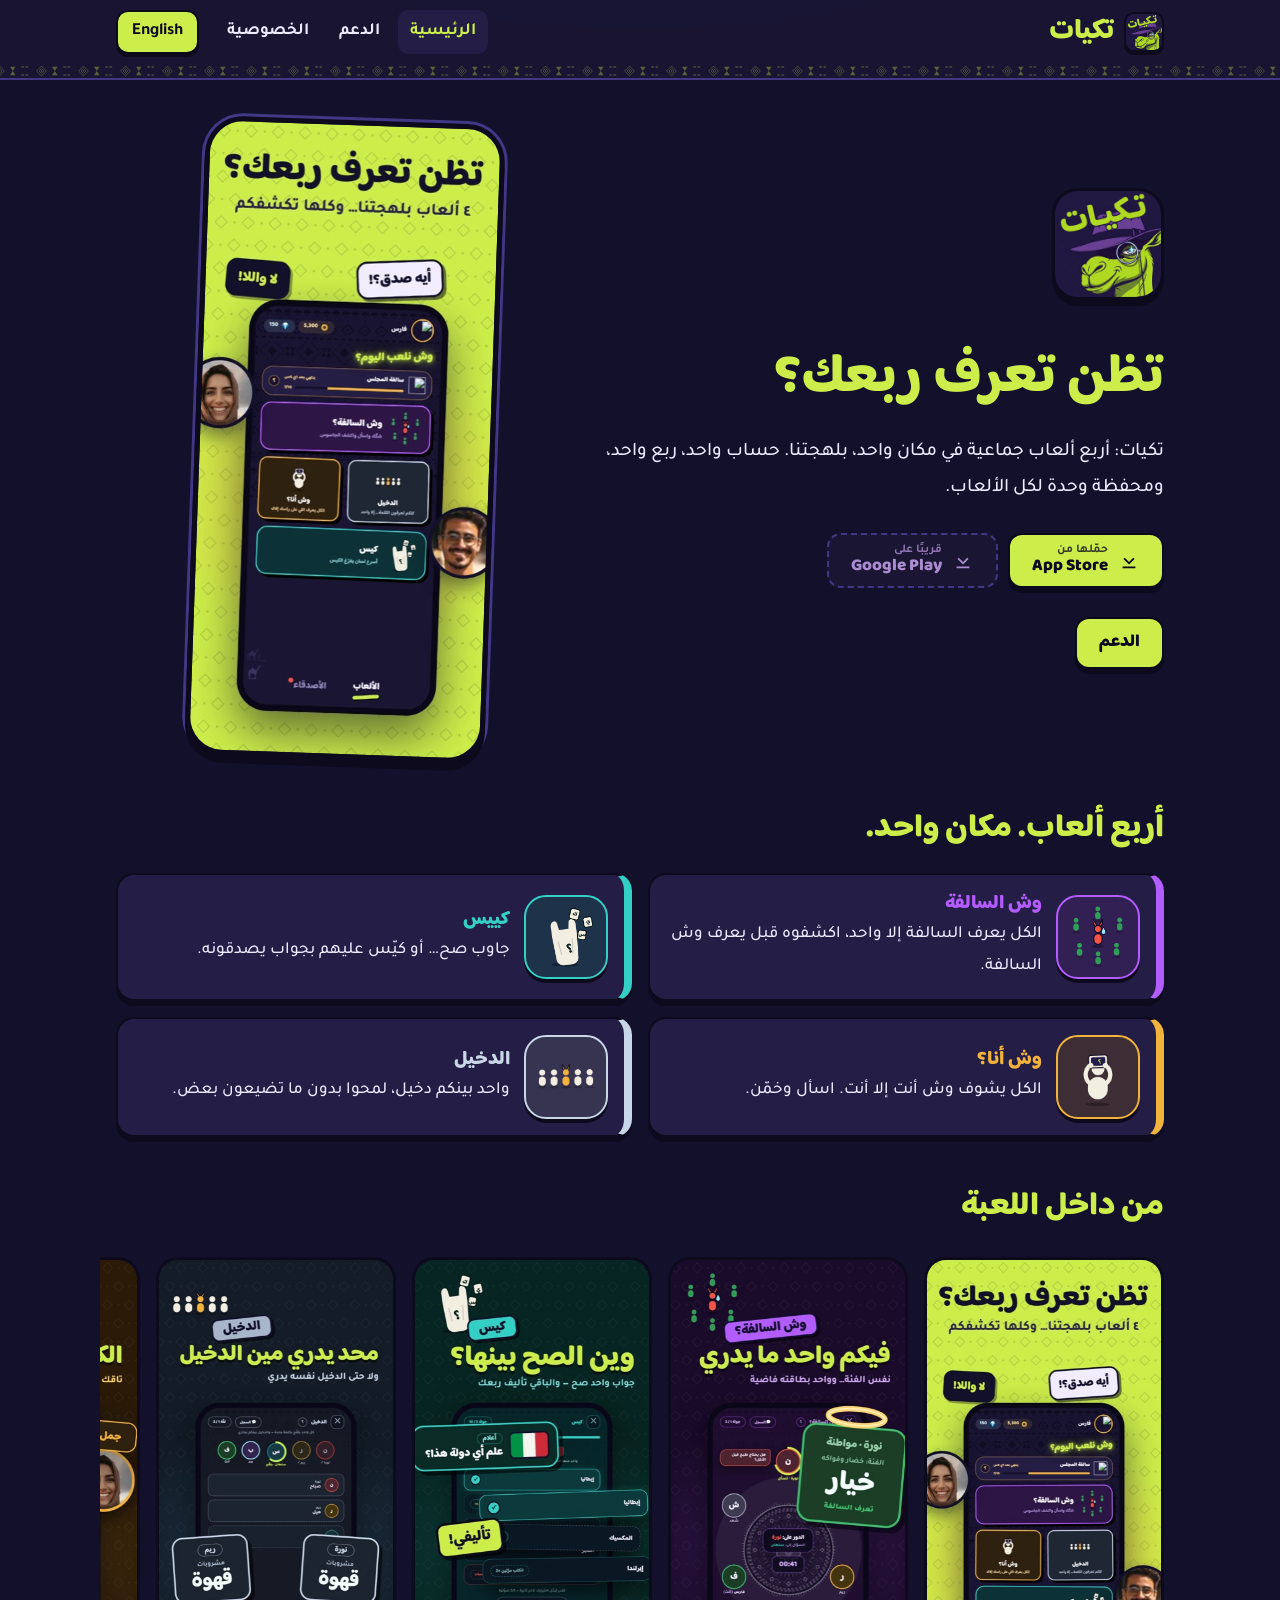
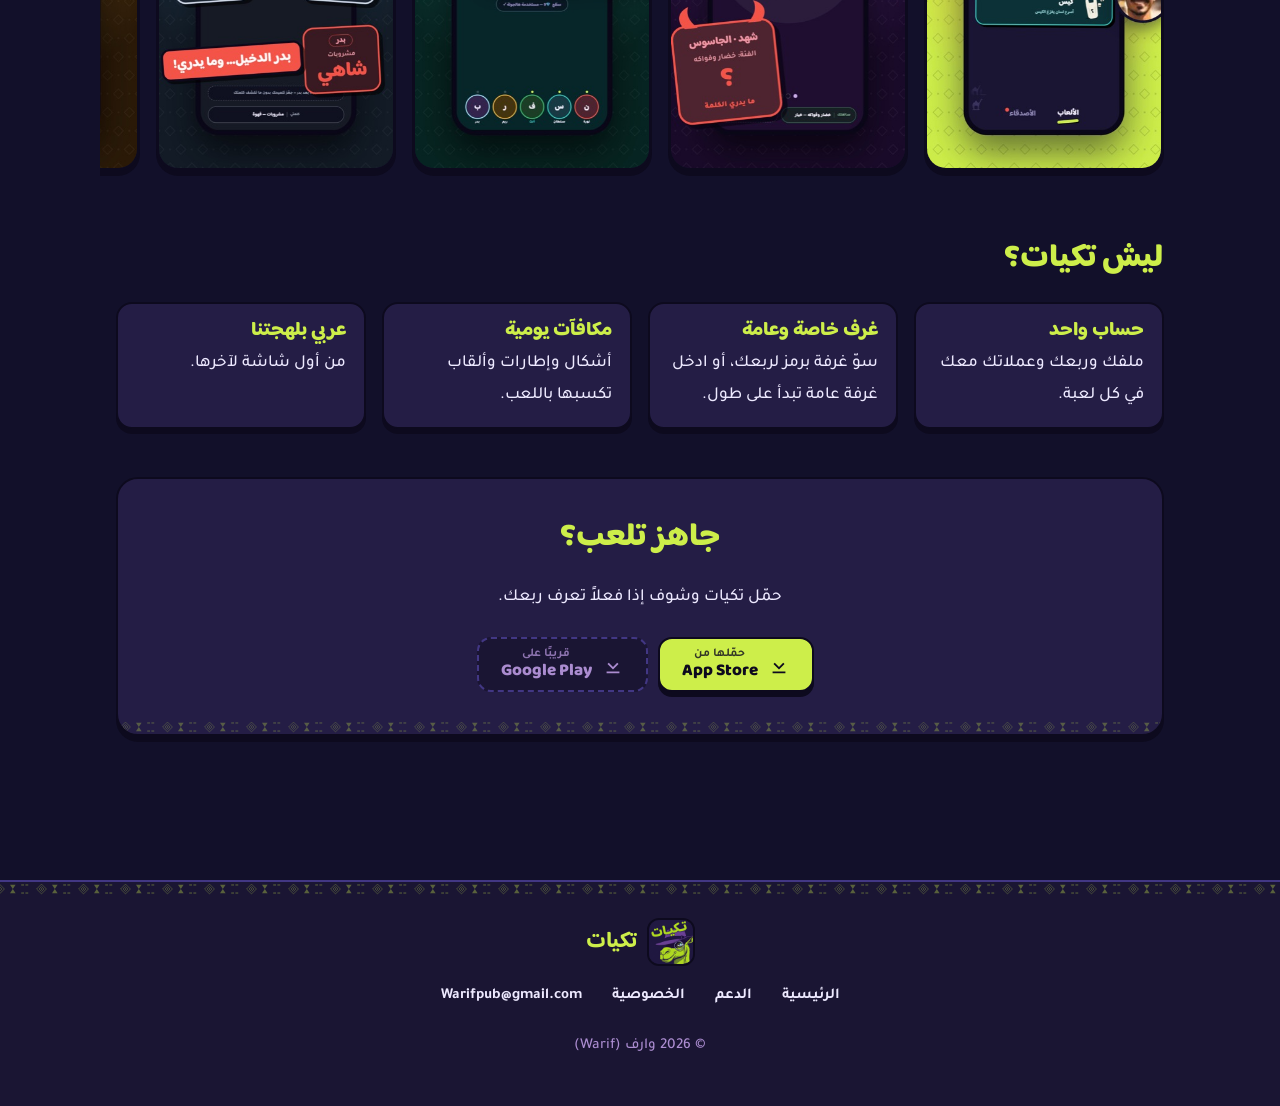
<file: index.html>
<!doctype html>
<html lang="ar" dir="rtl"><head><meta charset="utf-8">
<meta name="viewport" content="width=device-width,initial-scale=1"><meta name="theme-color" content="#12102A">
<title>تكيات | ألعاب جماعية أونلاين</title><meta name="description" content="تكيات: أربع ألعاب جماعية بلهجتنا في تطبيق واحد. حساب واحد وربع واحد ومحفظة وحدة لكل الألعاب.">
<link rel="canonical" href="https://takyyat.com/">
<link rel="alternate" hreflang="ar" href="https://takyyat.com/"><link rel="alternate" hreflang="en" href="https://takyyat.com/en/">
<link rel="icon" type="image/png" href="/assets/favicon.png"><link rel="apple-touch-icon" href="/assets/apple-touch-icon.png">
<meta property="og:title" content="تكيات | ألعاب جماعية أونلاين"><meta property="og:description" content="تكيات: أربع ألعاب جماعية بلهجتنا في تطبيق واحد. حساب واحد وربع واحد ومحفظة وحدة لكل الألعاب.">
<meta property="og:image" content="https://takyyat.com/assets/icon-512.png"><meta property="og:type" content="website">
<link rel="stylesheet" href="/style.css"></head><body>
<a class="skip" href="#main">تخطي إلى المحتوى</a>
<header><div class="bar">
<a class="brand" href="/"><img src="/assets/icon-512.png" width="40" height="40" alt=""><span>تكيات</span></a>
<nav aria-label="Main"><a href="/" aria-current=page>الرئيسية</a><a href="/support.html">الدعم</a><a href="/privacy.html">الخصوصية</a></nav>
<a class="lang" href="/en/" hreflang="en" lang="en">English</a>
</div><div class="sadu" aria-hidden="true"></div></header>
<main id="main">
<section class="hero"><div class="hero-text">
<img class="hero-icon" src="/assets/icon-512.png" width="112" height="112" alt="تكيات">
<h1>تظن تعرف ربعك؟</h1><p class="lead">تكيات: أربع ألعاب جماعية في مكان واحد، بلهجتنا. حساب واحد، ربع واحد، ومحفظة وحدة لكل الألعاب.</p>
<div class="stores"><a class="store" href="https://apps.apple.com/app/id6741161527" rel="noopener"><svg viewBox="0 0 24 24" aria-hidden="true"><path d="M12 3v11.2l4.6-4.6L18 11l-6 6-6-6 1.4-1.4 4.6 4.6V3zM5 19h14v2H5z"/></svg><span><small>حمّلها من</small>App Store</span></a><span class="store soon" aria-disabled="true"><svg viewBox="0 0 24 24" aria-hidden="true"><path d="M12 3v11.2l4.6-4.6L18 11l-6 6-6-6 1.4-1.4 4.6 4.6V3zM5 19h14v2H5z"/></svg><span><small>قريبًا على</small>Google Play</span></span></div><p><a class="btn" href="/support.html">الدعم</a></p></div>
<div class="phone"><img src="/assets/shots/s01.jpg" width="360" height="780" alt=""></div></section>
<section><h2>أربع ألعاب. مكان واحد.</h2><div class="games"><article class="game" style="--c:#B35CFF"><div class="badge"><img src="/assets/games/salfa.png" width="64" height="64" alt="وش السالفة"></div><div><h3>وش السالفة</h3><p>الكل يعرف السالفة إلا واحد، اكشفوه قبل يعرف وش السالفة.</p></div></article><article class="game" style="--c:#35D0C5"><div class="badge"><img src="/assets/games/kees.png" width="64" height="64" alt="كييس"></div><div><h3>كييس</h3><p>جاوب صح… أو كيّس عليهم بجواب يصدقونه.</p></div></article><article class="game" style="--c:#F2B33D"><div class="badge"><img src="/assets/games/wana.png" width="64" height="64" alt="وش أنا؟"></div><div><h3>وش أنا؟</h3><p>الكل يشوف وش أنت إلا أنت. اسأل وخمّن.</p></div></article><article class="game" style="--c:#C9D6E8"><div class="badge"><img src="/assets/games/dakheel.png" width="64" height="64" alt="الدخيل"></div><div><h3>الدخيل</h3><p>واحد بينكم دخيل، لمحوا بدون ما تضيعون بعض.</p></div></article></div></section>
<section><h2>من داخل اللعبة</h2><div class="gallery"><img src="/assets/shots/s01.jpg" width="360" height="780" loading="lazy" alt=""><img src="/assets/shots/s03.jpg" width="360" height="780" loading="lazy" alt=""><img src="/assets/shots/s05.jpg" width="360" height="780" loading="lazy" alt=""><img src="/assets/shots/s07.jpg" width="360" height="780" loading="lazy" alt=""><img src="/assets/shots/s09.jpg" width="360" height="780" loading="lazy" alt=""><img src="/assets/shots/s11.jpg" width="360" height="780" loading="lazy" alt=""><img src="/assets/shots/s12.jpg" width="360" height="780" loading="lazy" alt=""><img src="/assets/shots/s13.jpg" width="360" height="780" loading="lazy" alt=""><img src="/assets/shots/s15.jpg" width="360" height="780" loading="lazy" alt=""><img src="/assets/shots/s16.jpg" width="360" height="780" loading="lazy" alt=""></div></section>
<section><h2>ليش تكيات؟</h2><div class="why"><div class="card"><h3>حساب واحد</h3><p>ملفك وربعك وعملاتك معك في كل لعبة.</p></div><div class="card"><h3>غرف خاصة وعامة</h3><p>سوّ غرفة برمز لربعك، أو ادخل غرفة عامة تبدأ على طول.</p></div><div class="card"><h3>مكافآت يومية</h3><p>أشكال وإطارات وألقاب تكسبها باللعب.</p></div><div class="card"><h3>عربي بلهجتنا</h3><p>من أول شاشة لآخرها.</p></div></div></section>
<section class="cta"><h2>جاهز تلعب؟</h2><p>حمّل تكيات وشوف إذا فعلاً تعرف ربعك.</p><div class="stores"><a class="store" href="https://apps.apple.com/app/id6741161527" rel="noopener"><svg viewBox="0 0 24 24" aria-hidden="true"><path d="M12 3v11.2l4.6-4.6L18 11l-6 6-6-6 1.4-1.4 4.6 4.6V3zM5 19h14v2H5z"/></svg><span><small>حمّلها من</small>App Store</span></a><span class="store soon" aria-disabled="true"><svg viewBox="0 0 24 24" aria-hidden="true"><path d="M12 3v11.2l4.6-4.6L18 11l-6 6-6-6 1.4-1.4 4.6 4.6V3zM5 19h14v2H5z"/></svg><span><small>قريبًا على</small>Google Play</span></span></div></section>
</main><footer><div class="sadu" aria-hidden="true"></div><div class="fwrap">
<div class="fbrand"><img src="/assets/icon-512.png" width="48" height="48" alt=""><b>تكيات</b></div>
<nav><a href="/">الرئيسية</a><a href="/support.html">الدعم</a><a href="/privacy.html">الخصوصية</a><a href="mailto:Warifpub@gmail.com">Warifpub@gmail.com</a></nav>
<p>© 2026 وارف (Warif)</p></div></footer></body></html>
</file>
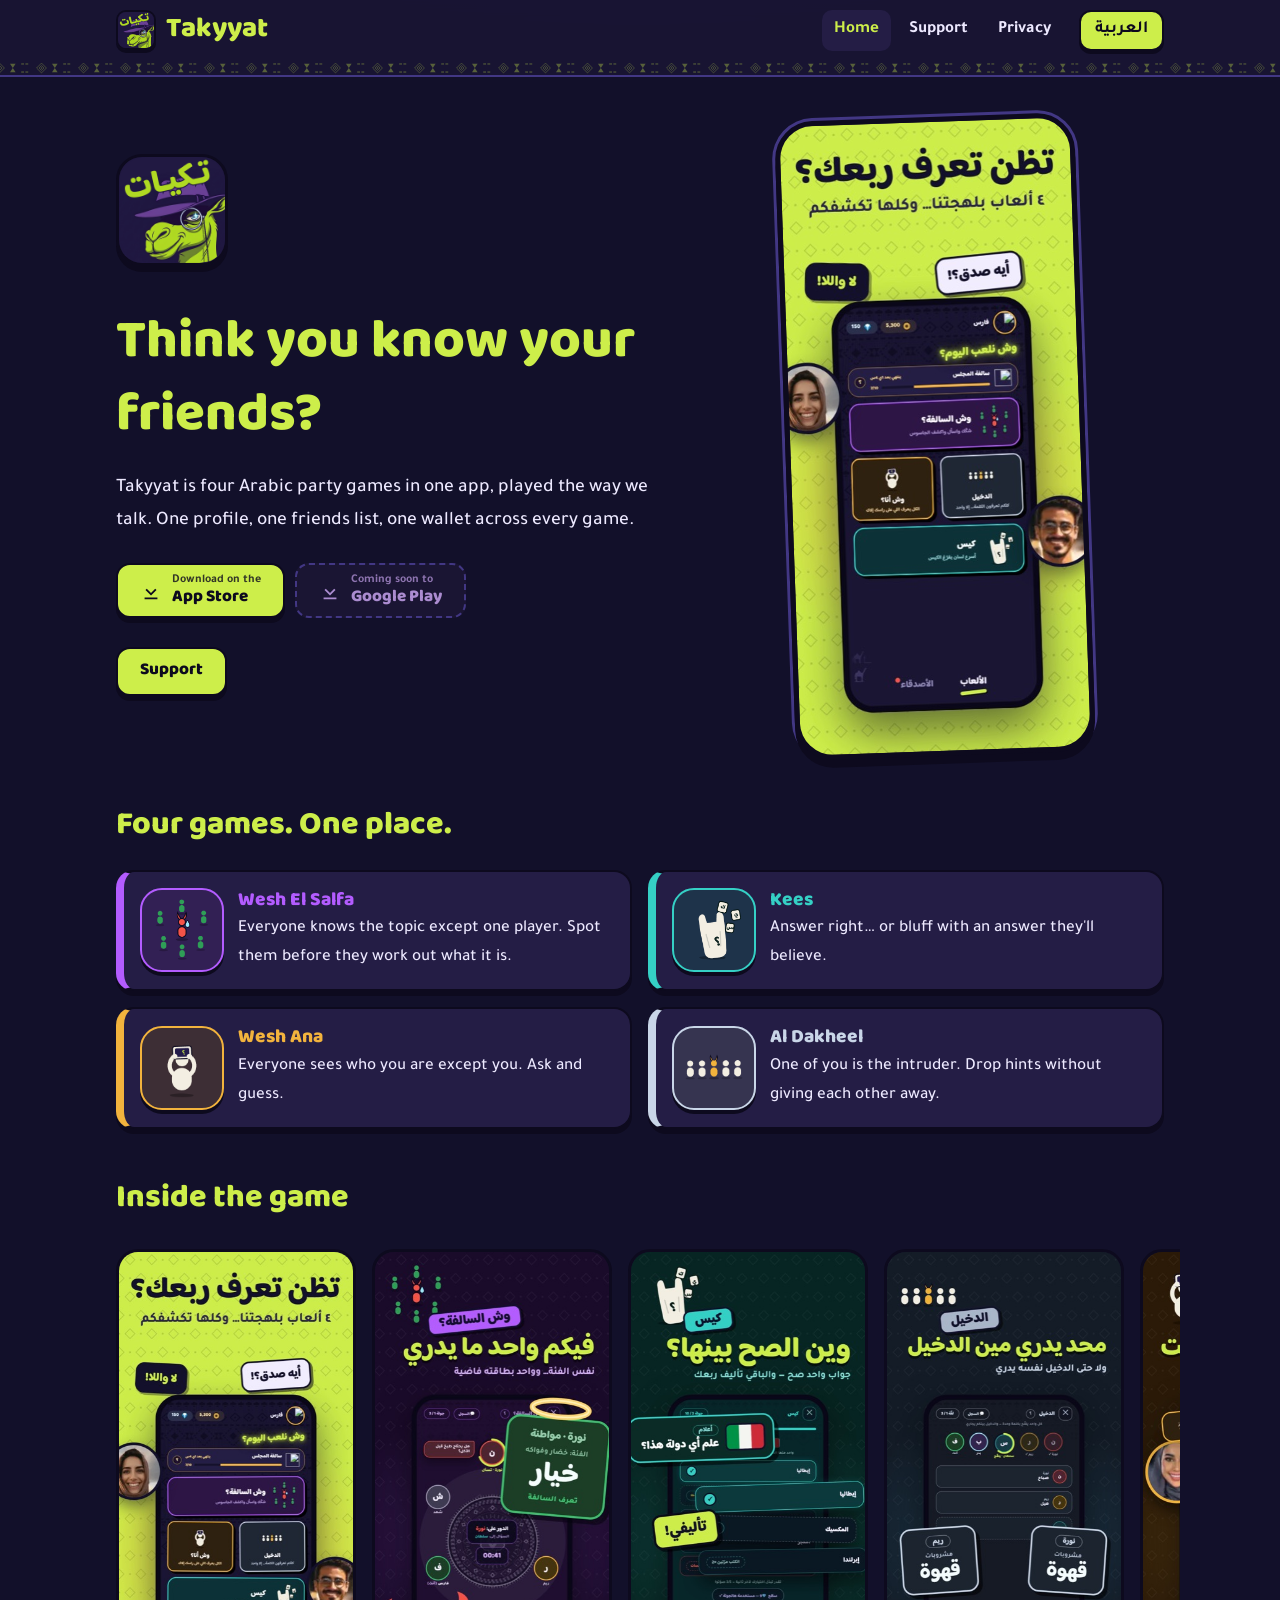
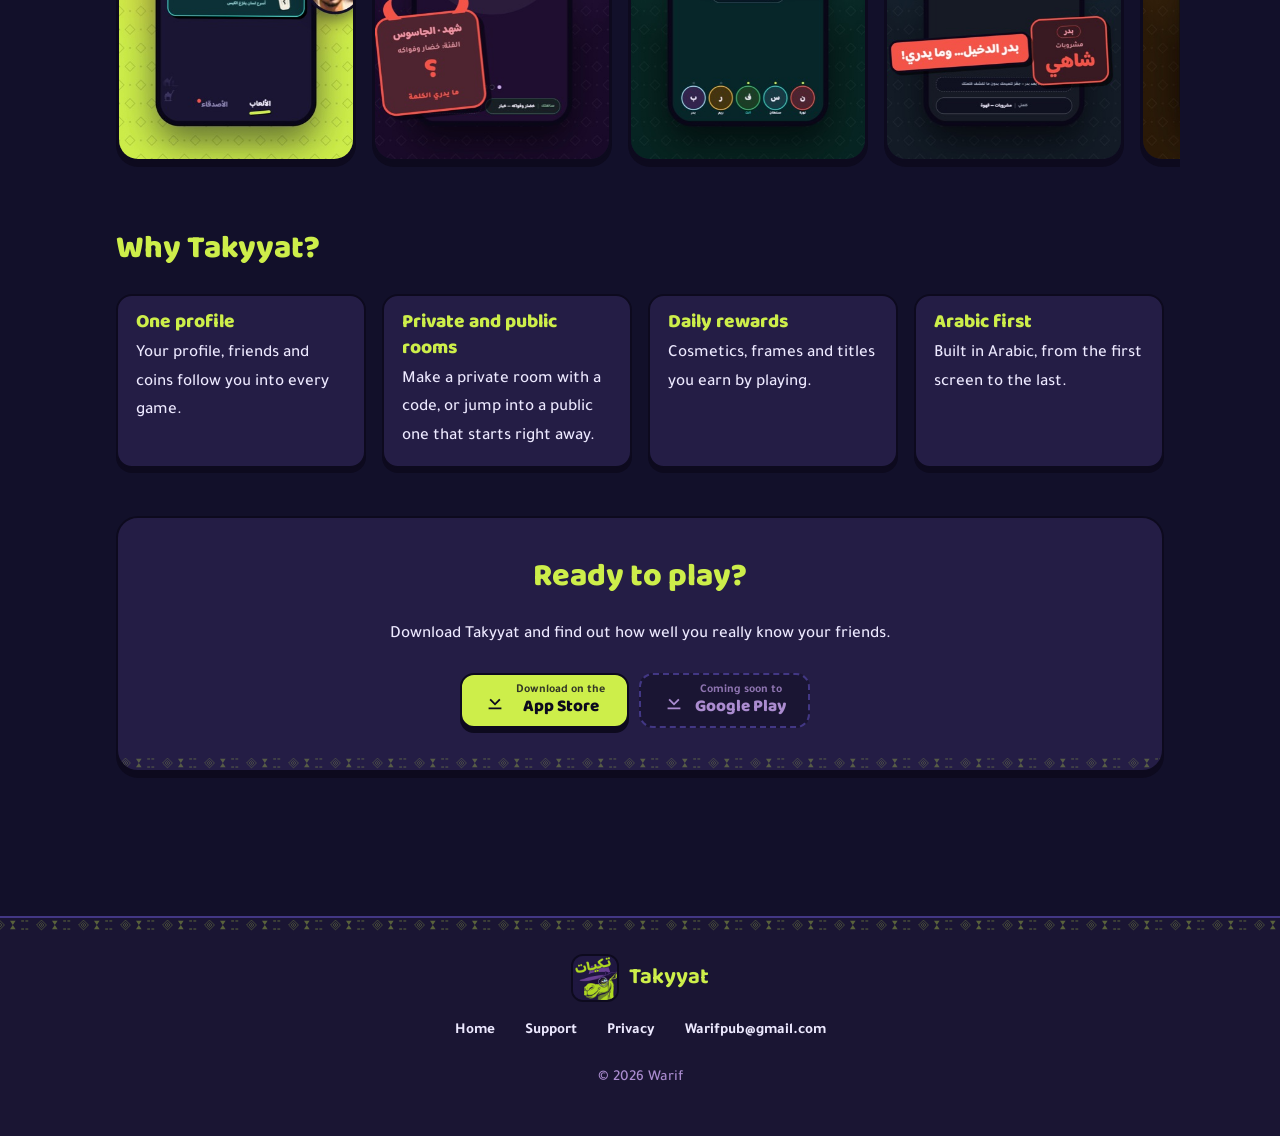
<file: en/index.html>
<!doctype html>
<html lang="en" dir="ltr"><head><meta charset="utf-8">
<meta name="viewport" content="width=device-width,initial-scale=1"><meta name="theme-color" content="#12102A">
<title>Takyyat | Online party games</title><meta name="description" content="Takyyat: four Arabic party games in one app. One profile, one friends list and one wallet across every game.">
<link rel="canonical" href="https://takyyat.com/en/">
<link rel="alternate" hreflang="ar" href="https://takyyat.com/"><link rel="alternate" hreflang="en" href="https://takyyat.com/en/">
<link rel="icon" type="image/png" href="/assets/favicon.png"><link rel="apple-touch-icon" href="/assets/apple-touch-icon.png">
<meta property="og:title" content="Takyyat | Online party games"><meta property="og:description" content="Takyyat: four Arabic party games in one app. One profile, one friends list and one wallet across every game.">
<meta property="og:image" content="https://takyyat.com/assets/icon-512.png"><meta property="og:type" content="website">
<link rel="stylesheet" href="/style.css"></head><body>
<a class="skip" href="#main">Skip to content</a>
<header><div class="bar">
<a class="brand" href="/en/"><img src="/assets/icon-512.png" width="40" height="40" alt=""><span>Takyyat</span></a>
<nav aria-label="Main"><a href="/en/" aria-current=page>Home</a><a href="/en/support.html">Support</a><a href="/en/privacy.html">Privacy</a></nav>
<a class="lang" href="/" hreflang="ar" lang="ar">العربية</a>
</div><div class="sadu" aria-hidden="true"></div></header>
<main id="main">
<section class="hero"><div class="hero-text">
<img class="hero-icon" src="/assets/icon-512.png" width="112" height="112" alt="Takyyat">
<h1>Think you know your friends?</h1><p class="lead">Takyyat is four Arabic party games in one app, played the way we talk. One profile, one friends list, one wallet across every game.</p>
<div class="stores"><a class="store" href="https://apps.apple.com/app/id6741161527" rel="noopener"><svg viewBox="0 0 24 24" aria-hidden="true"><path d="M12 3v11.2l4.6-4.6L18 11l-6 6-6-6 1.4-1.4 4.6 4.6V3zM5 19h14v2H5z"/></svg><span><small>Download on the</small>App Store</span></a><span class="store soon" aria-disabled="true"><svg viewBox="0 0 24 24" aria-hidden="true"><path d="M12 3v11.2l4.6-4.6L18 11l-6 6-6-6 1.4-1.4 4.6 4.6V3zM5 19h14v2H5z"/></svg><span><small>Coming soon to</small>Google Play</span></span></div><p><a class="btn" href="/en/support.html">Support</a></p></div>
<div class="phone"><img src="/assets/shots/s01.jpg" width="360" height="780" alt=""></div></section>
<section><h2>Four games. One place.</h2><div class="games"><article class="game" style="--c:#B35CFF"><div class="badge"><img src="/assets/games/salfa.png" width="64" height="64" alt="Wesh El Salfa"></div><div><h3>Wesh El Salfa</h3><p>Everyone knows the topic except one player. Spot them before they work out what it is.</p></div></article><article class="game" style="--c:#35D0C5"><div class="badge"><img src="/assets/games/kees.png" width="64" height="64" alt="Kees"></div><div><h3>Kees</h3><p>Answer right… or bluff with an answer they'll believe.</p></div></article><article class="game" style="--c:#F2B33D"><div class="badge"><img src="/assets/games/wana.png" width="64" height="64" alt="Wesh Ana"></div><div><h3>Wesh Ana</h3><p>Everyone sees who you are except you. Ask and guess.</p></div></article><article class="game" style="--c:#C9D6E8"><div class="badge"><img src="/assets/games/dakheel.png" width="64" height="64" alt="Al Dakheel"></div><div><h3>Al Dakheel</h3><p>One of you is the intruder. Drop hints without giving each other away.</p></div></article></div></section>
<section><h2>Inside the game</h2><div class="gallery"><img src="/assets/shots/s01.jpg" width="360" height="780" loading="lazy" alt=""><img src="/assets/shots/s03.jpg" width="360" height="780" loading="lazy" alt=""><img src="/assets/shots/s05.jpg" width="360" height="780" loading="lazy" alt=""><img src="/assets/shots/s07.jpg" width="360" height="780" loading="lazy" alt=""><img src="/assets/shots/s09.jpg" width="360" height="780" loading="lazy" alt=""><img src="/assets/shots/s11.jpg" width="360" height="780" loading="lazy" alt=""><img src="/assets/shots/s12.jpg" width="360" height="780" loading="lazy" alt=""><img src="/assets/shots/s13.jpg" width="360" height="780" loading="lazy" alt=""><img src="/assets/shots/s15.jpg" width="360" height="780" loading="lazy" alt=""><img src="/assets/shots/s16.jpg" width="360" height="780" loading="lazy" alt=""></div></section>
<section><h2>Why Takyyat?</h2><div class="why"><div class="card"><h3>One profile</h3><p>Your profile, friends and coins follow you into every game.</p></div><div class="card"><h3>Private and public rooms</h3><p>Make a private room with a code, or jump into a public one that starts right away.</p></div><div class="card"><h3>Daily rewards</h3><p>Cosmetics, frames and titles you earn by playing.</p></div><div class="card"><h3>Arabic first</h3><p>Built in Arabic, from the first screen to the last.</p></div></div></section>
<section class="cta"><h2>Ready to play?</h2><p>Download Takyyat and find out how well you really know your friends.</p><div class="stores"><a class="store" href="https://apps.apple.com/app/id6741161527" rel="noopener"><svg viewBox="0 0 24 24" aria-hidden="true"><path d="M12 3v11.2l4.6-4.6L18 11l-6 6-6-6 1.4-1.4 4.6 4.6V3zM5 19h14v2H5z"/></svg><span><small>Download on the</small>App Store</span></a><span class="store soon" aria-disabled="true"><svg viewBox="0 0 24 24" aria-hidden="true"><path d="M12 3v11.2l4.6-4.6L18 11l-6 6-6-6 1.4-1.4 4.6 4.6V3zM5 19h14v2H5z"/></svg><span><small>Coming soon to</small>Google Play</span></span></div></section>
</main><footer><div class="sadu" aria-hidden="true"></div><div class="fwrap">
<div class="fbrand"><img src="/assets/icon-512.png" width="48" height="48" alt=""><b>Takyyat</b></div>
<nav><a href="/en/">Home</a><a href="/en/support.html">Support</a><a href="/en/privacy.html">Privacy</a><a href="mailto:Warifpub@gmail.com">Warifpub@gmail.com</a></nav>
<p>© 2026 Warif</p></div></footer></body></html>
</file>
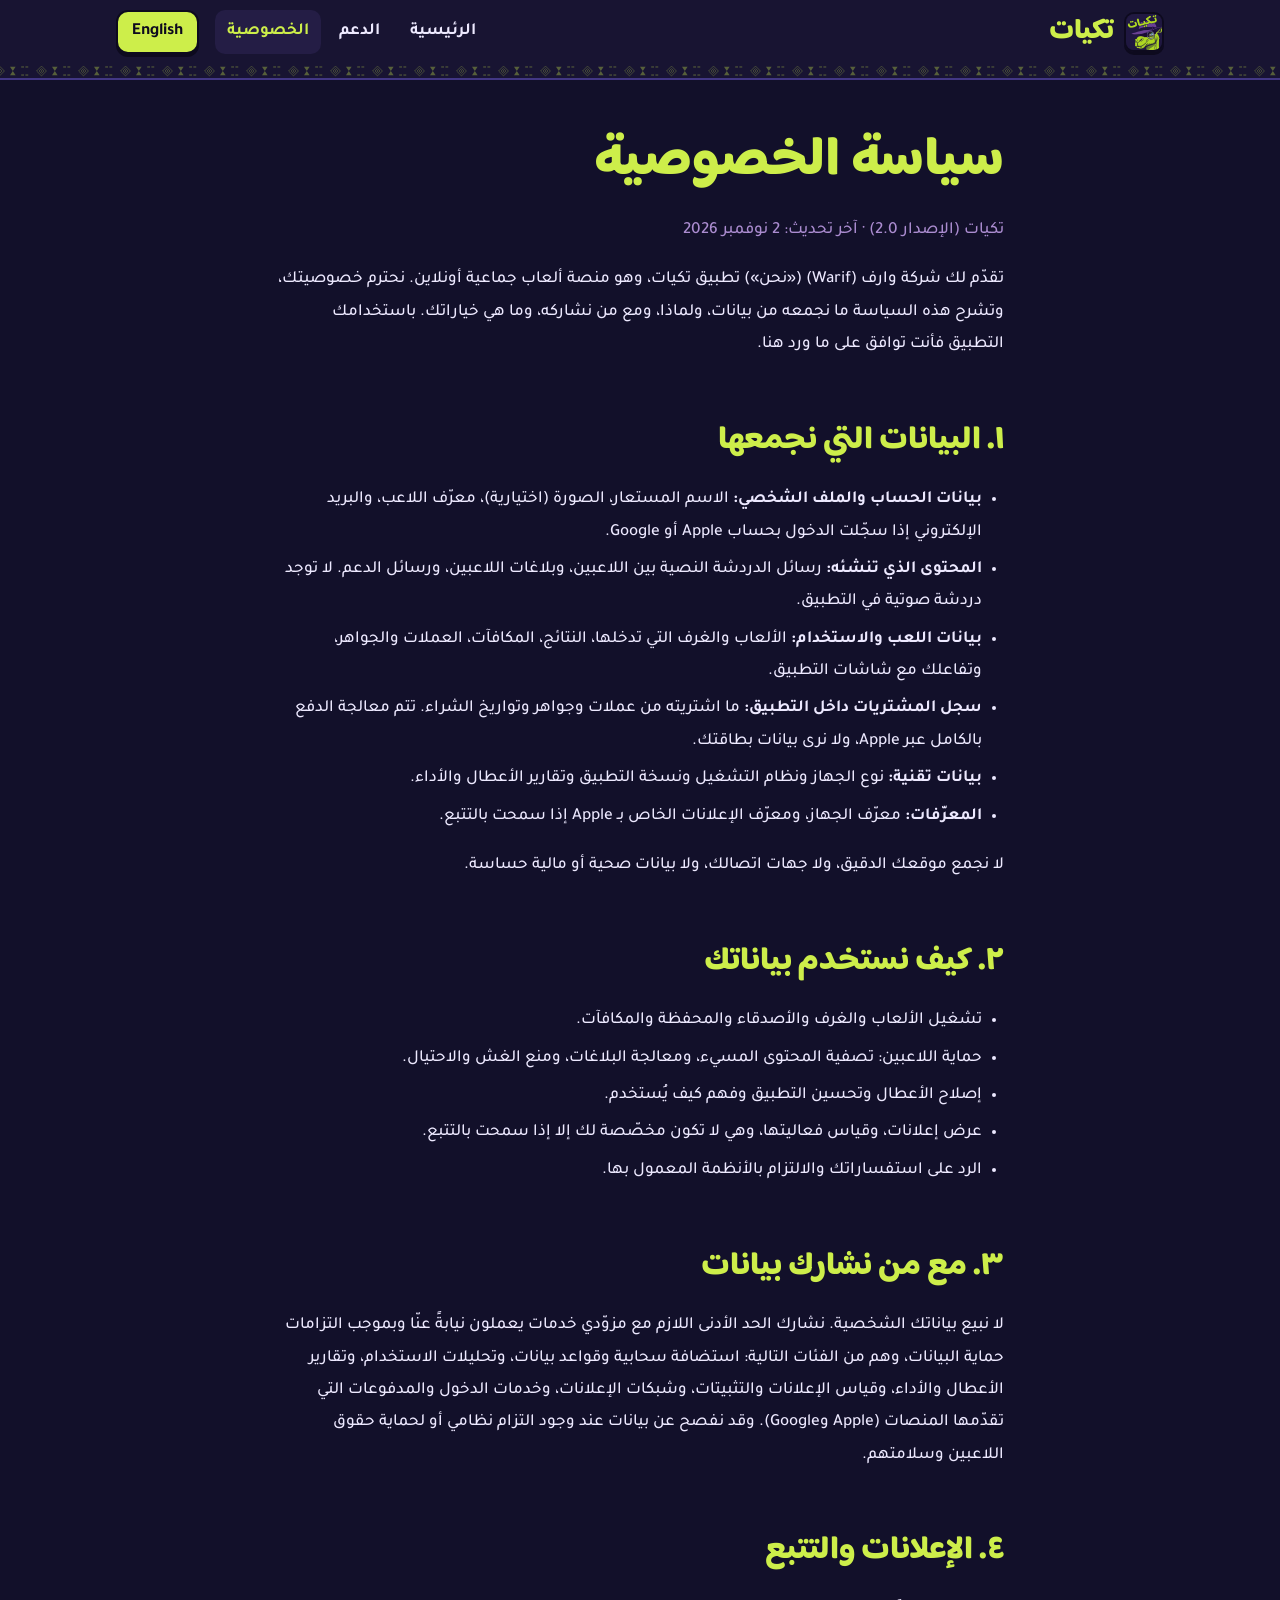
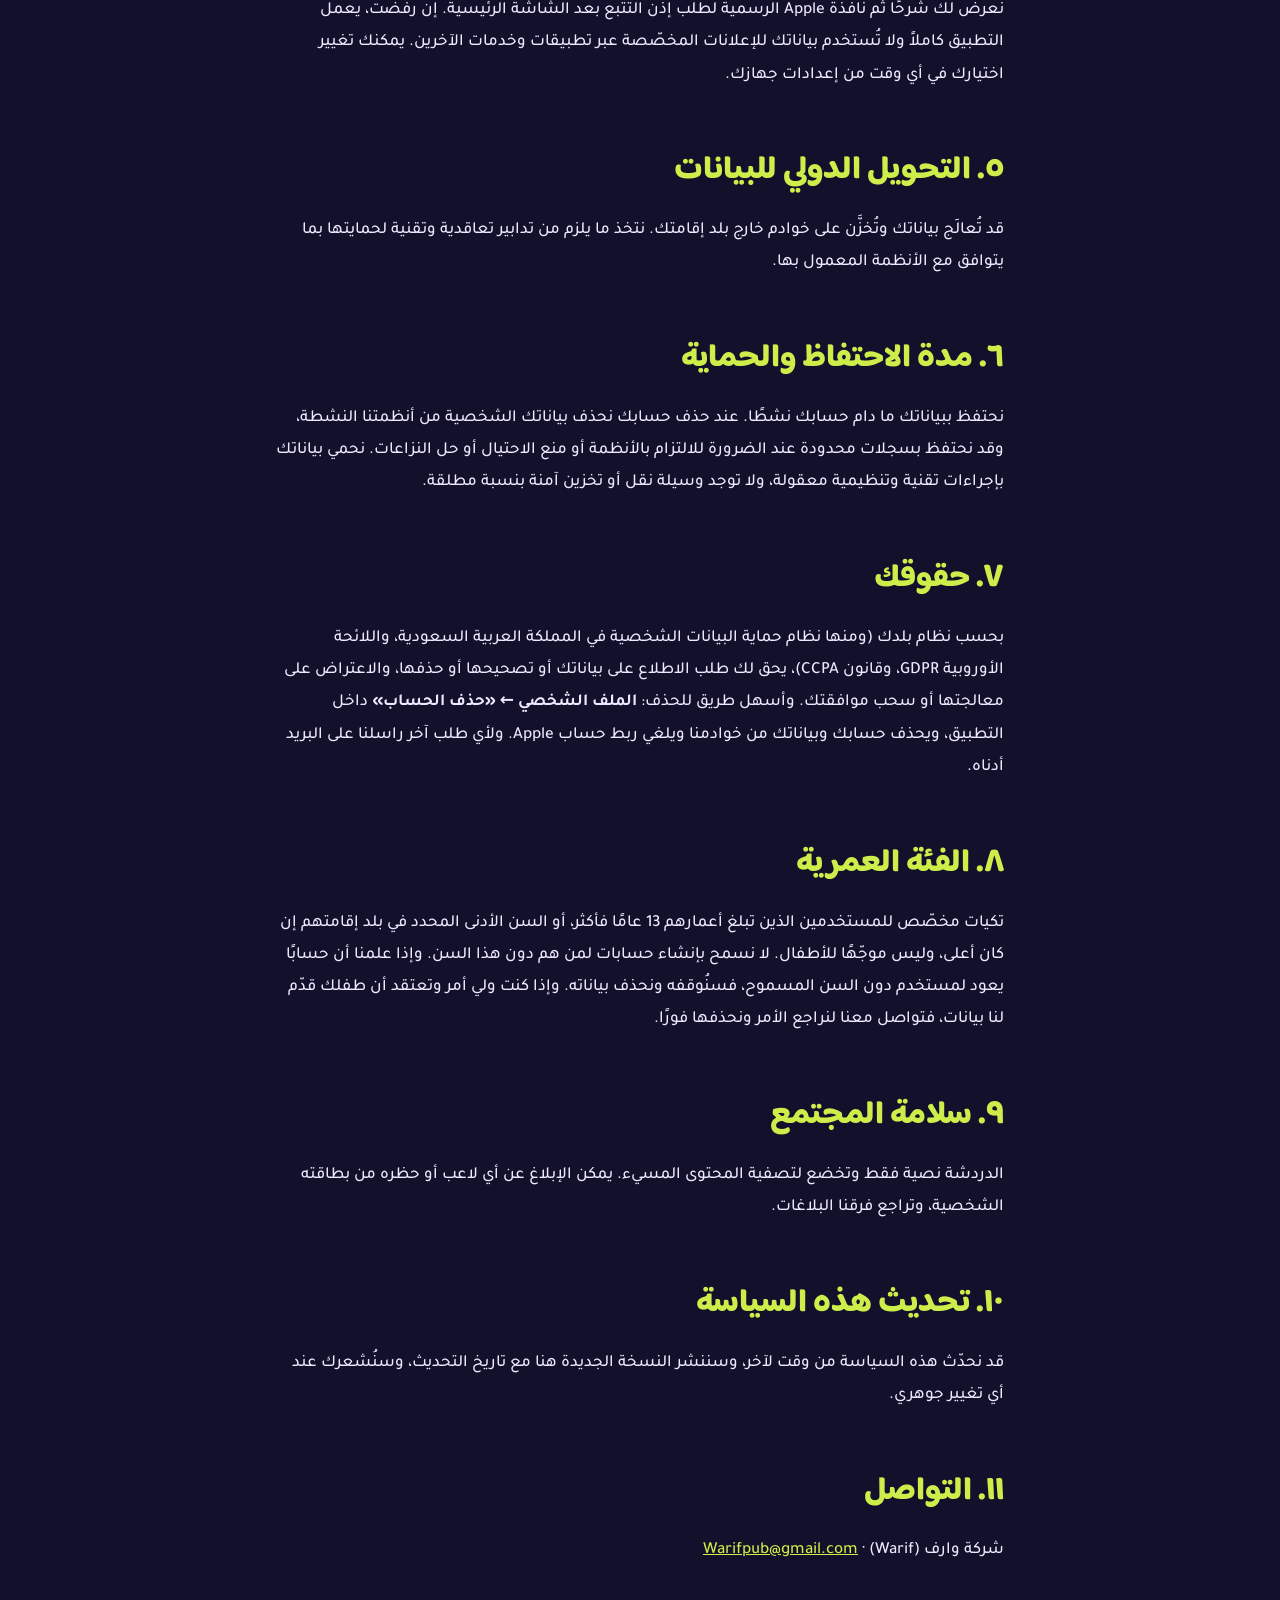
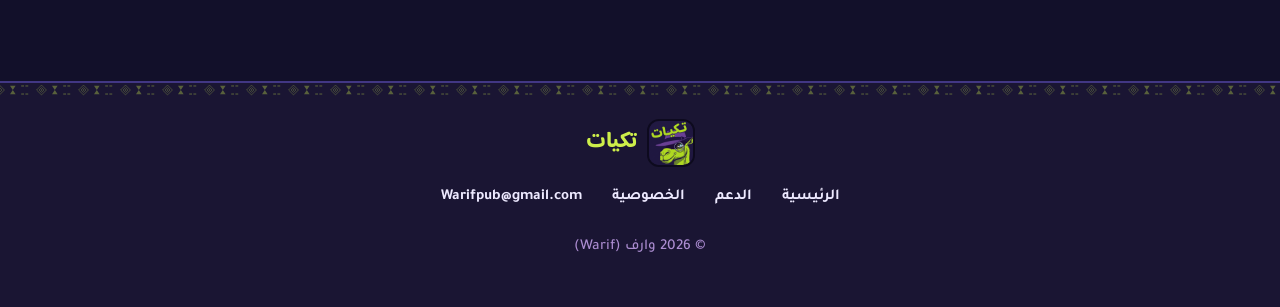
<file: privacy.html>
<!doctype html>
<html lang="ar" dir="rtl"><head><meta charset="utf-8">
<meta name="viewport" content="width=device-width,initial-scale=1"><meta name="theme-color" content="#12102A">
<title>سياسة الخصوصية | تكيات</title><meta name="description" content="تكيات: أربع ألعاب جماعية بلهجتنا في تطبيق واحد. حساب واحد وربع واحد ومحفظة وحدة لكل الألعاب.">
<link rel="canonical" href="https://takyyat.com/privacy.html">
<link rel="alternate" hreflang="ar" href="https://takyyat.com/privacy.html"><link rel="alternate" hreflang="en" href="https://takyyat.com/en/privacy.html">
<link rel="icon" type="image/png" href="/assets/favicon.png"><link rel="apple-touch-icon" href="/assets/apple-touch-icon.png">
<meta property="og:title" content="سياسة الخصوصية | تكيات"><meta property="og:description" content="تكيات: أربع ألعاب جماعية بلهجتنا في تطبيق واحد. حساب واحد وربع واحد ومحفظة وحدة لكل الألعاب.">
<meta property="og:image" content="https://takyyat.com/assets/icon-512.png"><meta property="og:type" content="website">
<link rel="stylesheet" href="/style.css"></head><body>
<a class="skip" href="#main">تخطي إلى المحتوى</a>
<header><div class="bar">
<a class="brand" href="/"><img src="/assets/icon-512.png" width="40" height="40" alt=""><span>تكيات</span></a>
<nav aria-label="Main"><a href="/">الرئيسية</a><a href="/support.html">الدعم</a><a href="/privacy.html" aria-current=page>الخصوصية</a></nav>
<a class="lang" href="/en/privacy.html" hreflang="en" lang="en">English</a>
</div><div class="sadu" aria-hidden="true"></div></header>
<main id="main" class="legal"><h1>سياسة الخصوصية</h1>
<p class="mute">تكيات (الإصدار 2.0) · آخر تحديث: 2 نوفمبر 2026</p>
<p>تقدّم لك شركة وارف (Warif) («نحن») تطبيق تكيات، وهو منصة ألعاب جماعية أونلاين. نحترم خصوصيتك، وتشرح هذه السياسة ما نجمعه من بيانات، ولماذا، ومع من نشاركه، وما هي خياراتك. باستخدامك التطبيق فأنت توافق على ما ورد هنا.</p>

<h2>١. البيانات التي نجمعها</h2>
<ul>
<li><b>بيانات الحساب والملف الشخصي:</b> الاسم المستعار، الصورة (اختيارية)، معرّف اللاعب، والبريد الإلكتروني إذا سجّلت الدخول بحساب Apple أو Google.</li>
<li><b>المحتوى الذي تنشئه:</b> رسائل الدردشة النصية بين اللاعبين، وبلاغات اللاعبين، ورسائل الدعم. لا توجد دردشة صوتية في التطبيق.</li>
<li><b>بيانات اللعب والاستخدام:</b> الألعاب والغرف التي تدخلها، النتائج، المكافآت، العملات والجواهر، وتفاعلك مع شاشات التطبيق.</li>
<li><b>سجل المشتريات داخل التطبيق:</b> ما اشتريته من عملات وجواهر وتواريخ الشراء. تتم معالجة الدفع بالكامل عبر Apple، ولا نرى بيانات بطاقتك.</li>
<li><b>بيانات تقنية:</b> نوع الجهاز ونظام التشغيل ونسخة التطبيق وتقارير الأعطال والأداء.</li>
<li><b>المعرّفات:</b> معرّف الجهاز، ومعرّف الإعلانات الخاص بـ Apple إذا سمحت بالتتبع.</li>
</ul>
<p>لا نجمع موقعك الدقيق، ولا جهات اتصالك، ولا بيانات صحية أو مالية حساسة.</p>

<h2>٢. كيف نستخدم بياناتك</h2>
<ul>
<li>تشغيل الألعاب والغرف والأصدقاء والمحفظة والمكافآت.</li>
<li>حماية اللاعبين: تصفية المحتوى المسيء، ومعالجة البلاغات، ومنع الغش والاحتيال.</li>
<li>إصلاح الأعطال وتحسين التطبيق وفهم كيف يُستخدم.</li>
<li>عرض إعلانات، وقياس فعاليتها، وهي لا تكون مخصّصة لك إلا إذا سمحت بالتتبع.</li>
<li>الرد على استفساراتك والالتزام بالأنظمة المعمول بها.</li>
</ul>

<h2>٣. مع من نشارك بيانات</h2>
<p>لا نبيع بياناتك الشخصية. نشارك الحد الأدنى اللازم مع مزوّدي خدمات يعملون نيابةً عنّا وبموجب التزامات حماية البيانات، وهم من الفئات التالية: استضافة سحابية وقواعد بيانات، وتحليلات الاستخدام، وتقارير الأعطال والأداء، وقياس الإعلانات والتثبيتات، وشبكات الإعلانات، وخدمات الدخول والمدفوعات التي تقدّمها المنصات (Apple وGoogle). وقد نفصح عن بيانات عند وجود التزام نظامي أو لحماية حقوق اللاعبين وسلامتهم.</p>

<h2>٤. الإعلانات والتتبع</h2>
<p>نعرض لك شرحًا ثم نافذة Apple الرسمية لطلب إذن التتبع بعد الشاشة الرئيسية. إن رفضت، يعمل التطبيق كاملاً ولا تُستخدم بياناتك للإعلانات المخصّصة عبر تطبيقات وخدمات الآخرين. يمكنك تغيير اختيارك في أي وقت من إعدادات جهازك.</p>

<h2>٥. التحويل الدولي للبيانات</h2>
<p>قد تُعالَج بياناتك وتُخزَّن على خوادم خارج بلد إقامتك. نتخذ ما يلزم من تدابير تعاقدية وتقنية لحمايتها بما يتوافق مع الأنظمة المعمول بها.</p>

<h2>٦. مدة الاحتفاظ والحماية</h2>
<p>نحتفظ ببياناتك ما دام حسابك نشطًا. عند حذف حسابك نحذف بياناتك الشخصية من أنظمتنا النشطة، وقد نحتفظ بسجلات محدودة عند الضرورة للالتزام بالأنظمة أو منع الاحتيال أو حل النزاعات. نحمي بياناتك بإجراءات تقنية وتنظيمية معقولة، ولا توجد وسيلة نقل أو تخزين آمنة بنسبة مطلقة.</p>

<h2>٧. حقوقك</h2>
<p>بحسب نظام بلدك (ومنها نظام حماية البيانات الشخصية في المملكة العربية السعودية، واللائحة الأوروبية GDPR، وقانون CCPA)، يحق لك طلب الاطلاع على بياناتك أو تصحيحها أو حذفها، والاعتراض على معالجتها أو سحب موافقتك. وأسهل طريق للحذف: <b>الملف الشخصي ← «حذف الحساب»</b> داخل التطبيق، ويحذف حسابك وبياناتك من خوادمنا ويلغي ربط حساب Apple. ولأي طلب آخر راسلنا على البريد أدناه.</p>

<h2>٨. الفئة العمرية</h2>
<p>تكيات مخصّص للمستخدمين الذين تبلغ أعمارهم 13 عامًا فأكثر، أو السن الأدنى المحدد في بلد إقامتهم إن كان أعلى، وليس موجّهًا للأطفال. لا نسمح بإنشاء حسابات لمن هم دون هذا السن. وإذا علمنا أن حسابًا يعود لمستخدم دون السن المسموح، فسنُوقفه ونحذف بياناته. وإذا كنت ولي أمر وتعتقد أن طفلك قدّم لنا بيانات، فتواصل معنا لنراجع الأمر ونحذفها فورًا.</p>

<h2>٩. سلامة المجتمع</h2>
<p>الدردشة نصية فقط وتخضع لتصفية المحتوى المسيء. يمكن الإبلاغ عن أي لاعب أو حظره من بطاقته الشخصية، وتراجع فرقنا البلاغات.</p>

<h2>١٠. تحديث هذه السياسة</h2>
<p>قد نحدّث هذه السياسة من وقت لآخر، وسننشر النسخة الجديدة هنا مع تاريخ التحديث، وسنُشعرك عند أي تغيير جوهري.</p>

<h2>١١. التواصل</h2>
<p>شركة وارف (Warif) · <a href="mailto:Warifpub@gmail.com">Warifpub@gmail.com</a></p></main><footer><div class="sadu" aria-hidden="true"></div><div class="fwrap">
<div class="fbrand"><img src="/assets/icon-512.png" width="48" height="48" alt=""><b>تكيات</b></div>
<nav><a href="/">الرئيسية</a><a href="/support.html">الدعم</a><a href="/privacy.html">الخصوصية</a><a href="mailto:Warifpub@gmail.com">Warifpub@gmail.com</a></nav>
<p>© 2026 وارف (Warif)</p></div></footer></body></html>
</file>
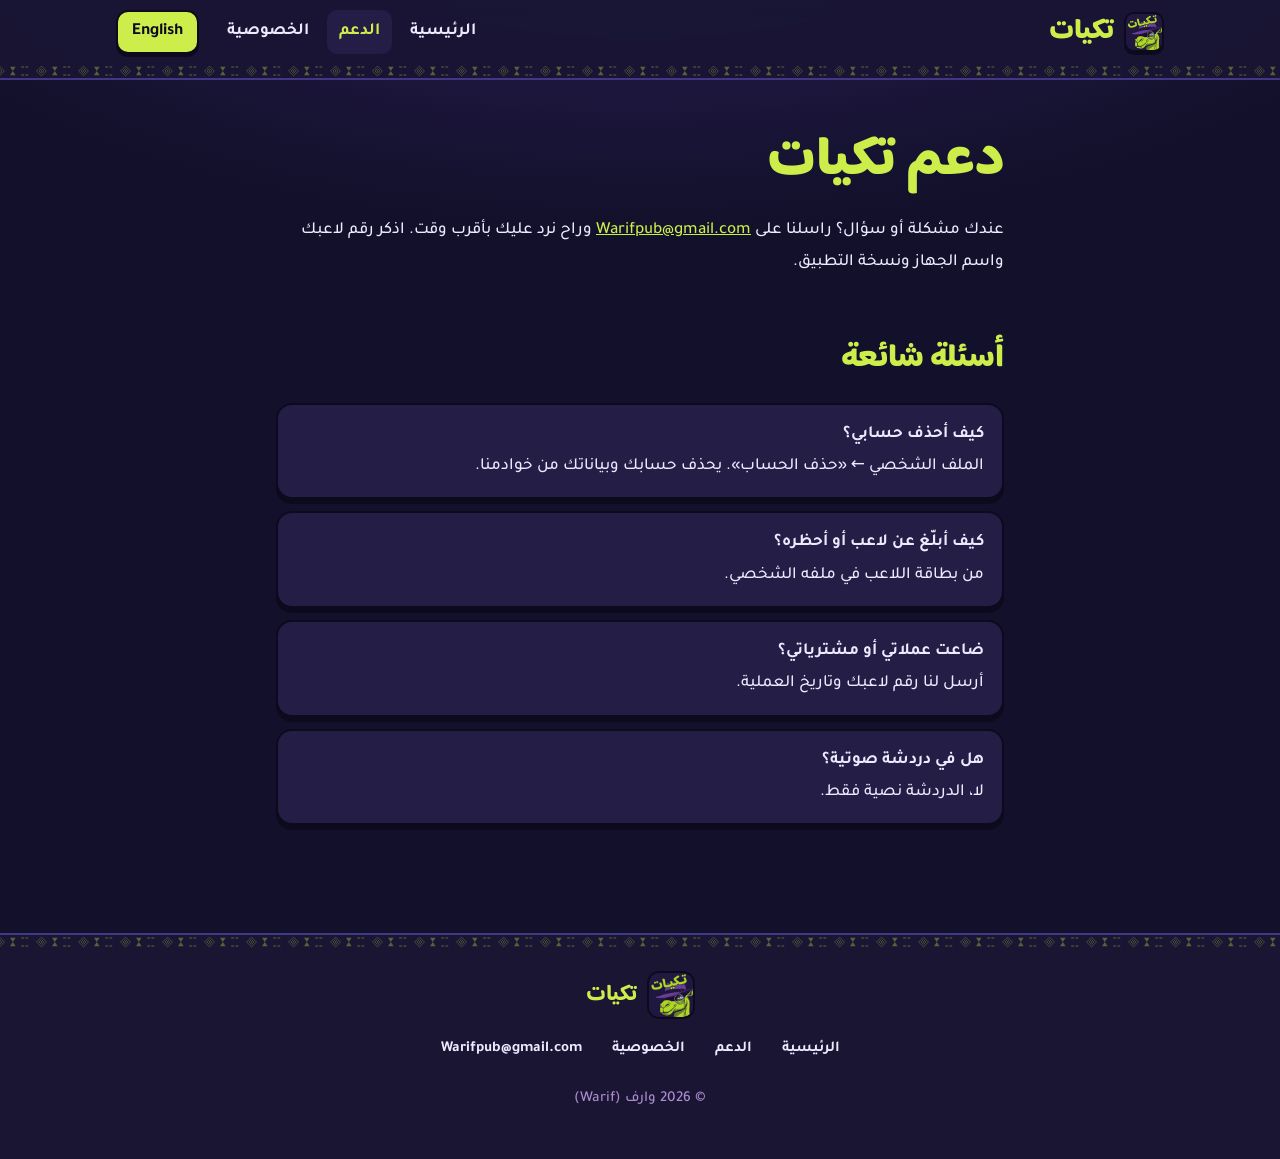
<file: support.html>
<!doctype html>
<html lang="ar" dir="rtl"><head><meta charset="utf-8">
<meta name="viewport" content="width=device-width,initial-scale=1"><meta name="theme-color" content="#12102A">
<title>الدعم | تكيات</title><meta name="description" content="تكيات: أربع ألعاب جماعية بلهجتنا في تطبيق واحد. حساب واحد وربع واحد ومحفظة وحدة لكل الألعاب.">
<link rel="canonical" href="https://takyyat.com/support.html">
<link rel="alternate" hreflang="ar" href="https://takyyat.com/support.html"><link rel="alternate" hreflang="en" href="https://takyyat.com/en/support.html">
<link rel="icon" type="image/png" href="/assets/favicon.png"><link rel="apple-touch-icon" href="/assets/apple-touch-icon.png">
<meta property="og:title" content="الدعم | تكيات"><meta property="og:description" content="تكيات: أربع ألعاب جماعية بلهجتنا في تطبيق واحد. حساب واحد وربع واحد ومحفظة وحدة لكل الألعاب.">
<meta property="og:image" content="https://takyyat.com/assets/icon-512.png"><meta property="og:type" content="website">
<link rel="stylesheet" href="/style.css"></head><body>
<a class="skip" href="#main">تخطي إلى المحتوى</a>
<header><div class="bar">
<a class="brand" href="/"><img src="/assets/icon-512.png" width="40" height="40" alt=""><span>تكيات</span></a>
<nav aria-label="Main"><a href="/">الرئيسية</a><a href="/support.html" aria-current=page>الدعم</a><a href="/privacy.html">الخصوصية</a></nav>
<a class="lang" href="/en/support.html" hreflang="en" lang="en">English</a>
</div><div class="sadu" aria-hidden="true"></div></header>
<main id="main" class="legal"><h1>دعم تكيات</h1>
<p>عندك مشكلة أو سؤال؟ راسلنا على <a href="mailto:Warifpub@gmail.com">Warifpub@gmail.com</a> وراح نرد عليك بأقرب وقت. اذكر رقم لاعبك واسم الجهاز ونسخة التطبيق.</p>
<h2>أسئلة شائعة</h2>
<div class="card"><b>كيف أحذف حسابي؟</b><br>الملف الشخصي ← «حذف الحساب». يحذف حسابك وبياناتك من خوادمنا.</div>
<div class="card"><b>كيف أبلّغ عن لاعب أو أحظره؟</b><br>من بطاقة اللاعب في ملفه الشخصي.</div>
<div class="card"><b>ضاعت عملاتي أو مشترياتي؟</b><br>أرسل لنا رقم لاعبك وتاريخ العملية.</div>
<div class="card"><b>هل في دردشة صوتية؟</b><br>لا، الدردشة نصية فقط.</div></main><footer><div class="sadu" aria-hidden="true"></div><div class="fwrap">
<div class="fbrand"><img src="/assets/icon-512.png" width="48" height="48" alt=""><b>تكيات</b></div>
<nav><a href="/">الرئيسية</a><a href="/support.html">الدعم</a><a href="/privacy.html">الخصوصية</a><a href="mailto:Warifpub@gmail.com">Warifpub@gmail.com</a></nav>
<p>© 2026 وارف (Warif)</p></div></footer></body></html>
</file>
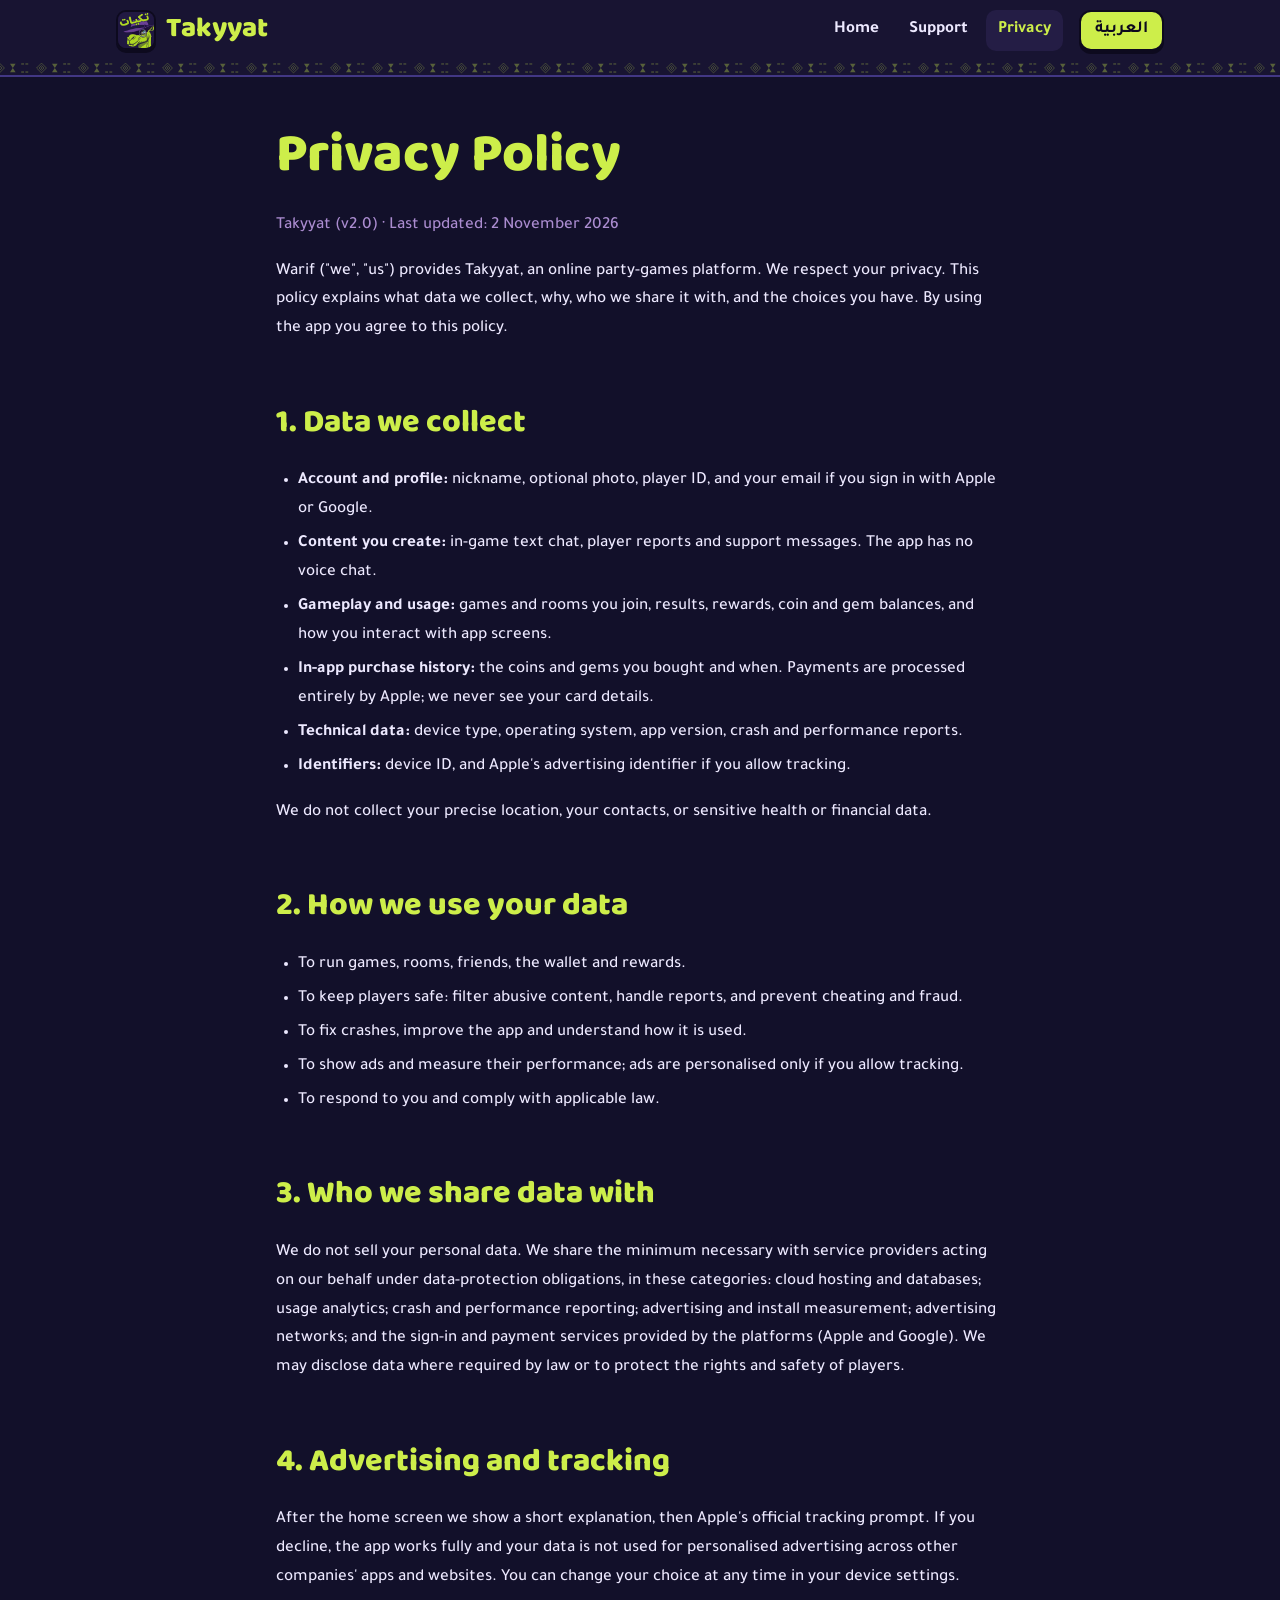
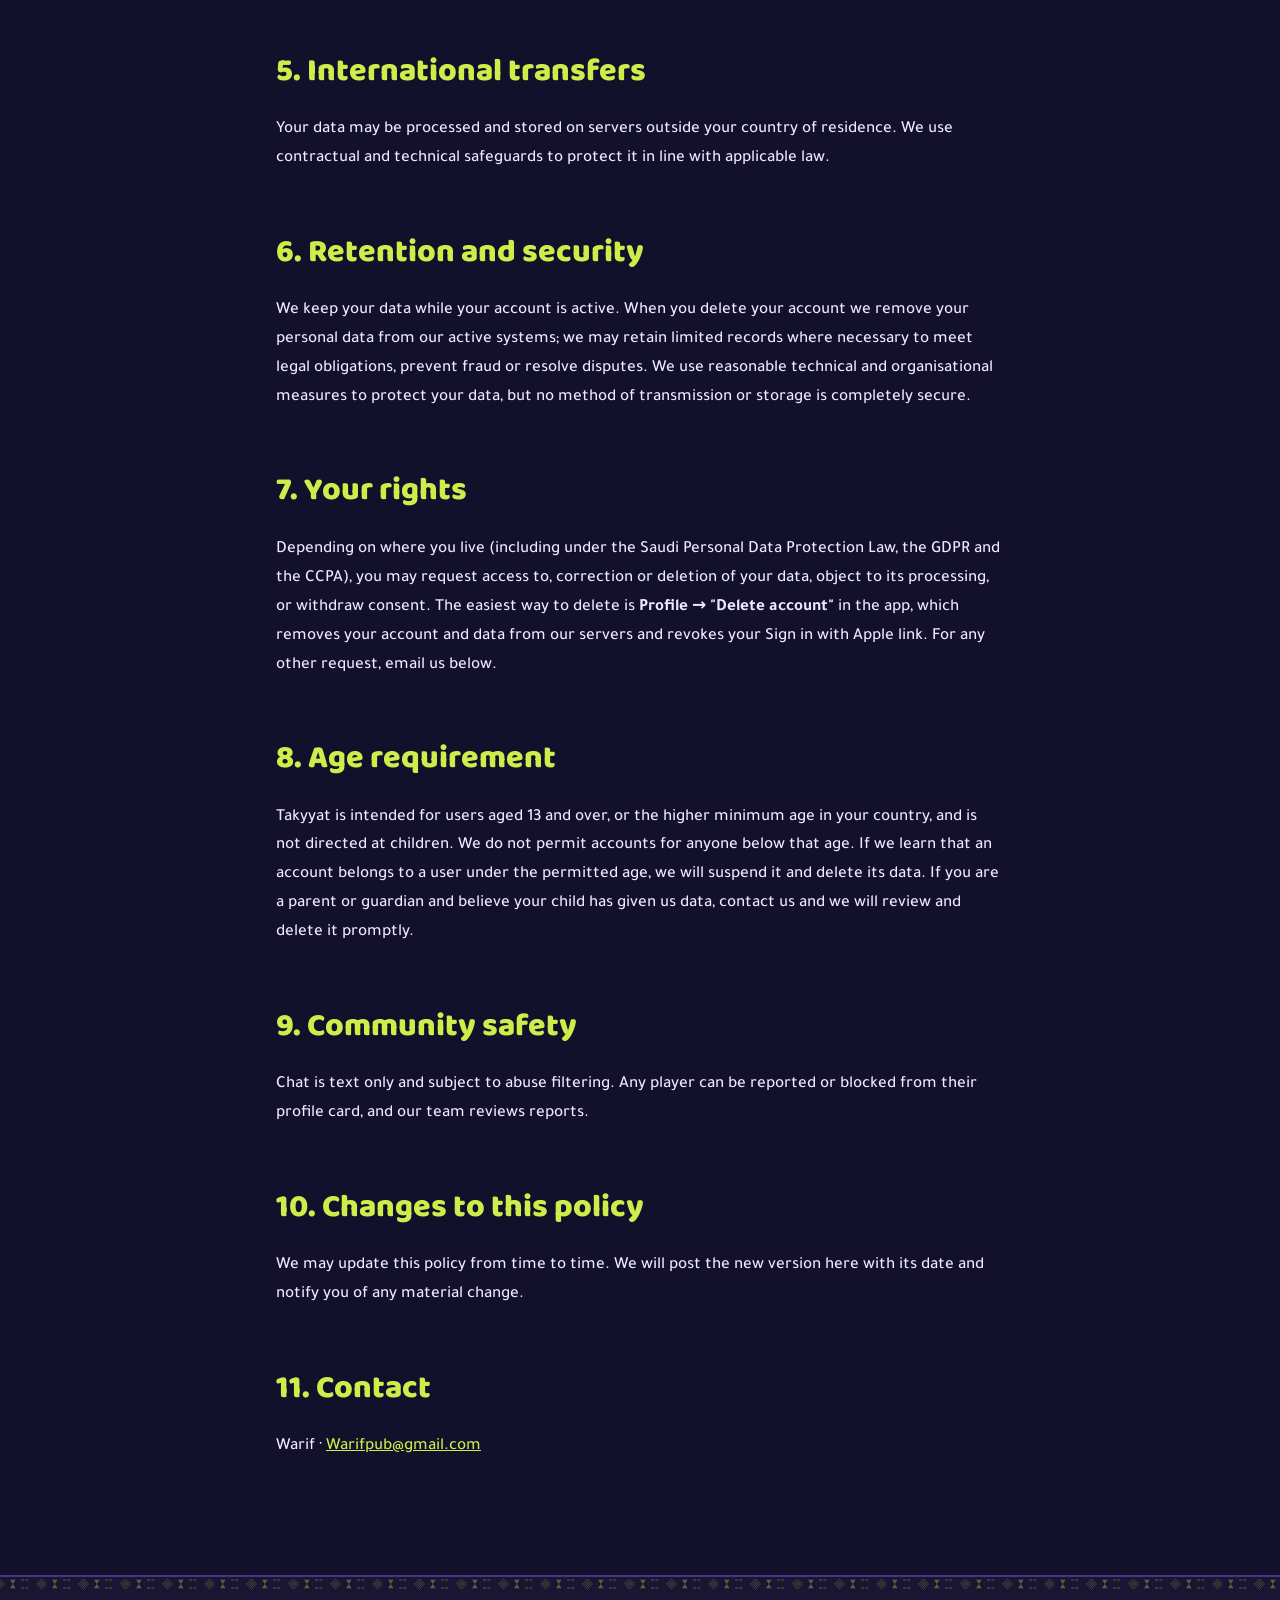
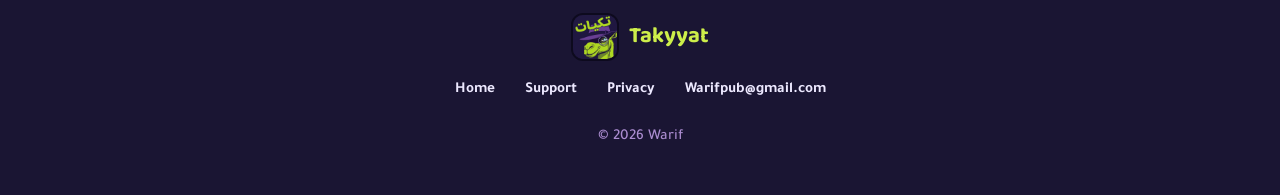
<file: en/privacy.html>
<!doctype html>
<html lang="en" dir="ltr"><head><meta charset="utf-8">
<meta name="viewport" content="width=device-width,initial-scale=1"><meta name="theme-color" content="#12102A">
<title>Privacy Policy | Takyyat</title><meta name="description" content="Takyyat: four Arabic party games in one app. One profile, one friends list and one wallet across every game.">
<link rel="canonical" href="https://takyyat.com/en/privacy.html">
<link rel="alternate" hreflang="ar" href="https://takyyat.com/privacy.html"><link rel="alternate" hreflang="en" href="https://takyyat.com/en/privacy.html">
<link rel="icon" type="image/png" href="/assets/favicon.png"><link rel="apple-touch-icon" href="/assets/apple-touch-icon.png">
<meta property="og:title" content="Privacy Policy | Takyyat"><meta property="og:description" content="Takyyat: four Arabic party games in one app. One profile, one friends list and one wallet across every game.">
<meta property="og:image" content="https://takyyat.com/assets/icon-512.png"><meta property="og:type" content="website">
<link rel="stylesheet" href="/style.css"></head><body>
<a class="skip" href="#main">Skip to content</a>
<header><div class="bar">
<a class="brand" href="/en/"><img src="/assets/icon-512.png" width="40" height="40" alt=""><span>Takyyat</span></a>
<nav aria-label="Main"><a href="/en/">Home</a><a href="/en/support.html">Support</a><a href="/en/privacy.html" aria-current=page>Privacy</a></nav>
<a class="lang" href="/privacy.html" hreflang="ar" lang="ar">العربية</a>
</div><div class="sadu" aria-hidden="true"></div></header>
<main id="main" class="legal"><h1>Privacy Policy</h1>
<p class="mute">Takyyat (v2.0) · Last updated: 2 November 2026</p>
<p>Warif ("we", "us") provides Takyyat, an online party-games platform. We respect your privacy. This policy explains what data we collect, why, who we share it with, and the choices you have. By using the app you agree to this policy.</p>

<h2>1. Data we collect</h2>
<ul>
<li><b>Account and profile:</b> nickname, optional photo, player ID, and your email if you sign in with Apple or Google.</li>
<li><b>Content you create:</b> in-game text chat, player reports and support messages. The app has no voice chat.</li>
<li><b>Gameplay and usage:</b> games and rooms you join, results, rewards, coin and gem balances, and how you interact with app screens.</li>
<li><b>In-app purchase history:</b> the coins and gems you bought and when. Payments are processed entirely by Apple; we never see your card details.</li>
<li><b>Technical data:</b> device type, operating system, app version, crash and performance reports.</li>
<li><b>Identifiers:</b> device ID, and Apple's advertising identifier if you allow tracking.</li>
</ul>
<p>We do not collect your precise location, your contacts, or sensitive health or financial data.</p>

<h2>2. How we use your data</h2>
<ul>
<li>To run games, rooms, friends, the wallet and rewards.</li>
<li>To keep players safe: filter abusive content, handle reports, and prevent cheating and fraud.</li>
<li>To fix crashes, improve the app and understand how it is used.</li>
<li>To show ads and measure their performance; ads are personalised only if you allow tracking.</li>
<li>To respond to you and comply with applicable law.</li>
</ul>

<h2>3. Who we share data with</h2>
<p>We do not sell your personal data. We share the minimum necessary with service providers acting on our behalf under data-protection obligations, in these categories: cloud hosting and databases; usage analytics; crash and performance reporting; advertising and install measurement; advertising networks; and the sign-in and payment services provided by the platforms (Apple and Google). We may disclose data where required by law or to protect the rights and safety of players.</p>

<h2>4. Advertising and tracking</h2>
<p>After the home screen we show a short explanation, then Apple's official tracking prompt. If you decline, the app works fully and your data is not used for personalised advertising across other companies' apps and websites. You can change your choice at any time in your device settings.</p>

<h2>5. International transfers</h2>
<p>Your data may be processed and stored on servers outside your country of residence. We use contractual and technical safeguards to protect it in line with applicable law.</p>

<h2>6. Retention and security</h2>
<p>We keep your data while your account is active. When you delete your account we remove your personal data from our active systems; we may retain limited records where necessary to meet legal obligations, prevent fraud or resolve disputes. We use reasonable technical and organisational measures to protect your data, but no method of transmission or storage is completely secure.</p>

<h2>7. Your rights</h2>
<p>Depending on where you live (including under the Saudi Personal Data Protection Law, the GDPR and the CCPA), you may request access to, correction or deletion of your data, object to its processing, or withdraw consent. The easiest way to delete is <b>Profile → "Delete account"</b> in the app, which removes your account and data from our servers and revokes your Sign in with Apple link. For any other request, email us below.</p>

<h2>8. Age requirement</h2>
<p>Takyyat is intended for users aged 13 and over, or the higher minimum age in your country, and is not directed at children. We do not permit accounts for anyone below that age. If we learn that an account belongs to a user under the permitted age, we will suspend it and delete its data. If you are a parent or guardian and believe your child has given us data, contact us and we will review and delete it promptly.</p>

<h2>9. Community safety</h2>
<p>Chat is text only and subject to abuse filtering. Any player can be reported or blocked from their profile card, and our team reviews reports.</p>

<h2>10. Changes to this policy</h2>
<p>We may update this policy from time to time. We will post the new version here with its date and notify you of any material change.</p>

<h2>11. Contact</h2>
<p>Warif · <a href="mailto:Warifpub@gmail.com">Warifpub@gmail.com</a></p></main><footer><div class="sadu" aria-hidden="true"></div><div class="fwrap">
<div class="fbrand"><img src="/assets/icon-512.png" width="48" height="48" alt=""><b>Takyyat</b></div>
<nav><a href="/en/">Home</a><a href="/en/support.html">Support</a><a href="/en/privacy.html">Privacy</a><a href="mailto:Warifpub@gmail.com">Warifpub@gmail.com</a></nav>
<p>© 2026 Warif</p></div></footer></body></html>
</file>
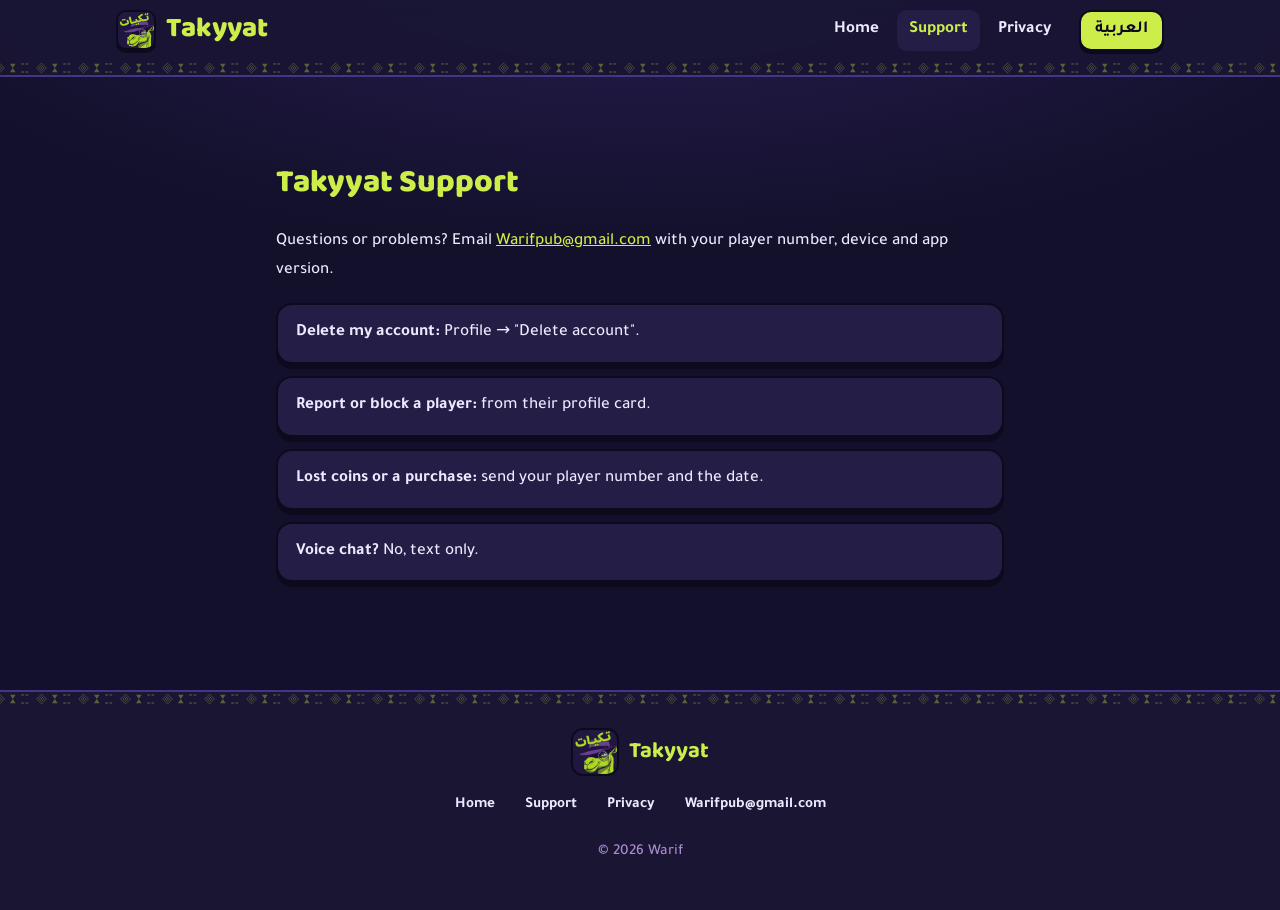
<file: en/support.html>
<!doctype html>
<html lang="en" dir="ltr"><head><meta charset="utf-8">
<meta name="viewport" content="width=device-width,initial-scale=1"><meta name="theme-color" content="#12102A">
<title>Support | Takyyat</title><meta name="description" content="Takyyat: four Arabic party games in one app. One profile, one friends list and one wallet across every game.">
<link rel="canonical" href="https://takyyat.com/en/support.html">
<link rel="alternate" hreflang="ar" href="https://takyyat.com/support.html"><link rel="alternate" hreflang="en" href="https://takyyat.com/en/support.html">
<link rel="icon" type="image/png" href="/assets/favicon.png"><link rel="apple-touch-icon" href="/assets/apple-touch-icon.png">
<meta property="og:title" content="Support | Takyyat"><meta property="og:description" content="Takyyat: four Arabic party games in one app. One profile, one friends list and one wallet across every game.">
<meta property="og:image" content="https://takyyat.com/assets/icon-512.png"><meta property="og:type" content="website">
<link rel="stylesheet" href="/style.css"></head><body>
<a class="skip" href="#main">Skip to content</a>
<header><div class="bar">
<a class="brand" href="/en/"><img src="/assets/icon-512.png" width="40" height="40" alt=""><span>Takyyat</span></a>
<nav aria-label="Main"><a href="/en/">Home</a><a href="/en/support.html" aria-current=page>Support</a><a href="/en/privacy.html">Privacy</a></nav>
<a class="lang" href="/support.html" hreflang="ar" lang="ar">العربية</a>
</div><div class="sadu" aria-hidden="true"></div></header>
<main id="main" class="legal"><h2>Takyyat Support</h2><p>Questions or problems? Email <a href="mailto:Warifpub@gmail.com">Warifpub@gmail.com</a> with your player number, device and app version.</p>
<div class="card"><b>Delete my account:</b> Profile → "Delete account".</div><div class="card"><b>Report or block a player:</b> from their profile card.</div><div class="card"><b>Lost coins or a purchase:</b> send your player number and the date.</div><div class="card"><b>Voice chat?</b> No, text only.</div></main><footer><div class="sadu" aria-hidden="true"></div><div class="fwrap">
<div class="fbrand"><img src="/assets/icon-512.png" width="48" height="48" alt=""><b>Takyyat</b></div>
<nav><a href="/en/">Home</a><a href="/en/support.html">Support</a><a href="/en/privacy.html">Privacy</a><a href="mailto:Warifpub@gmail.com">Warifpub@gmail.com</a></nav>
<p>© 2026 Warif</p></div></footer></body></html>
</file>
<file: style.css>
@import url('https://fonts.googleapis.com/css2?family=Baloo+Bhaijaan+2:wght@800&family=Tajawal:wght@500;700&family=Baloo+2:wght@800&display=swap');
:root{--page:#12102A;--surface:#1A1533;--card:#241D45;--line:#423784;--lime:#CDEE4A;--ink:#0D0A1E;--text:#EDE9FF;--mute:#AB8CD0;
--salfa:#B35CFF;--kees:#35D0C5;--wana:#F2B33D;--dakheel:#C9D6E8;
--sadu:url("data:image/svg+xml,%3Csvg xmlns='http://www.w3.org/2000/svg' width='120' height='40' viewBox='0 0 120 40'%3E%3Cg fill='none' stroke='%23CDEE4A' stroke-width='2'%3E%3Cpath d='M30 6L44 20L30 34L16 20Z'/%3E%3Cpath d='M30 13L37 20L30 27L23 20Z'/%3E%3C/g%3E%3Cg fill='%23CDEE4A'%3E%3Ccircle cx='30' cy='20' r='2'/%3E%3Cpath d='M60 8H76L68 20ZM60 32H76L68 20Z'/%3E%3Crect x='92' y='7' width='8' height='3'/%3E%3Crect x='104' y='7' width='8' height='3'/%3E%3Crect x='92' y='30' width='8' height='3'/%3E%3Crect x='104' y='30' width='8' height='3'/%3E%3C/g%3E%3C/svg%3E")}
*{box-sizing:border-box}
html{scroll-behavior:smooth}
body{margin:0;background:var(--page);color:var(--text);font-family:Tajawal,system-ui,sans-serif;font-weight:500;line-height:1.9;font-size:17px;
background-image:radial-gradient(1200px 500px at 50% -10%,#2a1f55 0%,transparent 70%)}
html[lang=en] body{line-height:1.7}
a{color:var(--lime)}
img{max-width:100%;height:auto}
.skip{position:absolute;inset-inline-start:-999px;top:8px;background:var(--lime);color:var(--ink);padding:8px 14px;border-radius:10px;z-index:99}
.skip:focus{inset-inline-start:8px}
/* header */
header{position:sticky;top:0;z-index:20;background:rgba(26,21,51,.92);backdrop-filter:blur(8px);border-bottom:2px solid var(--line)}
.bar{max-width:1080px;margin:0 auto;padding:10px 16px;display:flex;align-items:center;gap:16px}
.brand{display:flex;align-items:center;gap:10px;text-decoration:none;color:var(--lime);font-family:"Baloo Bhaijaan 2","Baloo 2",Tajawal,sans-serif;font-weight:800;font-size:28px;line-height:1}
.brand img{border-radius:10px;border:2px solid var(--ink);box-shadow:0 3px 0 var(--ink)}
nav{display:flex;gap:6px;margin-inline-start:auto;flex-wrap:wrap}
nav a{color:var(--text);text-decoration:none;font-weight:700;padding:6px 12px;border-radius:10px}
nav a:hover,nav a[aria-current]{background:var(--card);color:var(--lime)}
.lang{background:var(--lime);color:var(--ink);font-weight:700;text-decoration:none;border:2px solid var(--ink);border-radius:12px;box-shadow:0 3px 0 var(--ink);padding:4px 14px;white-space:nowrap}
.lang:active{transform:translateY(2px);box-shadow:0 1px 0 var(--ink)}
.sadu{height:14px;background:var(--sadu) repeat-x center/auto 14px;opacity:.35}
/* layout */
main{max-width:1080px;margin:0 auto;padding:28px 16px 56px}
section{margin:48px 0}
h1,h2,h3{font-family:"Baloo Bhaijaan 2","Baloo 2",Tajawal,sans-serif;font-weight:800;line-height:1.35;margin:.3em 0}
h1{font-size:clamp(2rem,6vw,3.4rem);color:var(--lime)}
h2{font-size:clamp(1.4rem,3.6vw,2rem);color:var(--lime);margin-bottom:.7em}
h3{font-size:1.2rem}
.mute,small{color:var(--mute)}
/* hero */
.hero{display:grid;grid-template-columns:1.1fr .9fr;gap:32px;align-items:center;margin-top:12px}
.hero-icon{border-radius:26px;border:3px solid var(--ink);box-shadow:0 6px 0 var(--ink);margin-bottom:12px}
.lead{font-size:1.2rem;max-width:34em}
.btn,.store{display:inline-flex;align-items:center;gap:10px;background:var(--lime);color:var(--ink);font-family:"Baloo Bhaijaan 2","Baloo 2",sans-serif;font-weight:800;border:2px solid var(--ink);border-radius:14px;box-shadow:0 5px 0 var(--ink);padding:8px 22px;text-decoration:none;margin:6px 0;margin-inline-end:10px}
.btn:active,.store:active{transform:translateY(3px);box-shadow:0 2px 0 var(--ink)}
.store svg{width:22px;height:22px;flex:none;fill:currentColor}
.store.soon{background:var(--surface);color:var(--mute);border:2px dashed var(--line);box-shadow:none;cursor:default}
.store.soon:active{transform:none}
.store small{font-family:Tajawal,sans-serif;font-weight:700;font-size:.75rem;color:inherit;opacity:.8;display:block;line-height:1.2}
.store span{display:block;line-height:1.2}
.stores{margin:8px 0}
.phone{justify-self:center;width:min(300px,78vw);border:5px solid var(--ink);border-radius:38px;box-shadow:0 8px 0 var(--ink),0 0 0 3px var(--line);overflow:hidden;background:var(--ink);transform:rotate(-2deg)}
html[dir=rtl] .phone{transform:rotate(2deg)}
.phone img{display:block;width:100%}
/* games */
.games{display:grid;grid-template-columns:repeat(2,1fr);gap:16px}
.game{display:flex;gap:14px;align-items:center;background:var(--card);border:2px solid var(--ink);border-radius:18px;box-shadow:0 5px 0 var(--ink);padding:16px;border-inline-start:8px solid var(--c)}
.game h3{color:var(--c);margin:0 0 2px}
.game p{margin:0}
.badge{flex:none;width:84px;height:84px;border-radius:22px;background:var(--surface);background:color-mix(in srgb,var(--c) 16%,var(--surface));display:grid;place-items:center;border:2px solid var(--c);box-shadow:0 4px 0 var(--ink)}
.badge img{width:64px;height:64px;object-fit:contain}
/* gallery */
.gallery{display:flex;gap:16px;overflow-x:auto;scroll-snap-type:x mandatory;padding:6px 16px 18px;margin-inline:-16px;-webkit-overflow-scrolling:touch}
.gallery img{flex:none;width:min(240px,62vw);border-radius:22px;border:3px solid var(--ink);box-shadow:0 5px 0 var(--ink);scroll-snap-align:center;background:var(--surface)}
.gallery::-webkit-scrollbar{height:8px}.gallery::-webkit-scrollbar-thumb{background:var(--line);border-radius:8px}
/* cards */
.why{display:grid;grid-template-columns:repeat(4,1fr);gap:16px}
.card{background:var(--card);border:2px solid var(--ink);border-radius:16px;box-shadow:0 5px 0 var(--ink);padding:14px 18px;margin:12px 0}
.why .card{margin:0}.card h3{color:var(--lime);margin:0 0 4px}.card p{margin:0}
.cta{text-align:center;background:var(--card);border:2px solid var(--ink);border-radius:22px;box-shadow:0 6px 0 var(--ink);padding:28px 16px;position:relative;overflow:hidden}
.cta::before{content:"";position:absolute;inset:auto 0 0 0;height:14px;background:var(--sadu) repeat-x center/auto 14px;opacity:.3}
/* legal pages */
.legal{max-width:760px}
.legal h2{margin-top:1.8em}
.legal ul{padding-inline-start:1.3em}
.legal li{margin:.3em 0}
/* footer */
footer{margin-top:40px;background:var(--surface);border-top:2px solid var(--line)}
.fwrap{max-width:1080px;margin:0 auto;padding:22px 16px 30px;text-align:center;color:var(--mute);font-size:.95rem}
.fbrand{display:flex;justify-content:center;align-items:center;gap:10px;color:var(--lime);font-family:"Baloo Bhaijaan 2","Baloo 2",sans-serif;font-size:1.4rem}
.fbrand img{border-radius:12px;border:2px solid var(--ink)}
footer nav{justify-content:center;margin:10px 0}
/* responsive */
@media (max-width:860px){.hero{grid-template-columns:1fr;text-align:center}.lead{margin-inline:auto}.hero-text{order:2}.phone{order:1;margin-bottom:8px}.why{grid-template-columns:repeat(2,1fr)}}
@media (max-width:560px){.games,.why{grid-template-columns:1fr}.bar{flex-wrap:wrap;gap:8px}nav{order:3;width:100%;margin:0;justify-content:center}.lang{margin-inline-start:auto}.brand{font-size:24px}body{font-size:16px}.store{width:100%;justify-content:center;margin-inline-end:0}}
@media (prefers-reduced-motion:reduce){html{scroll-behavior:auto}}
</file>
